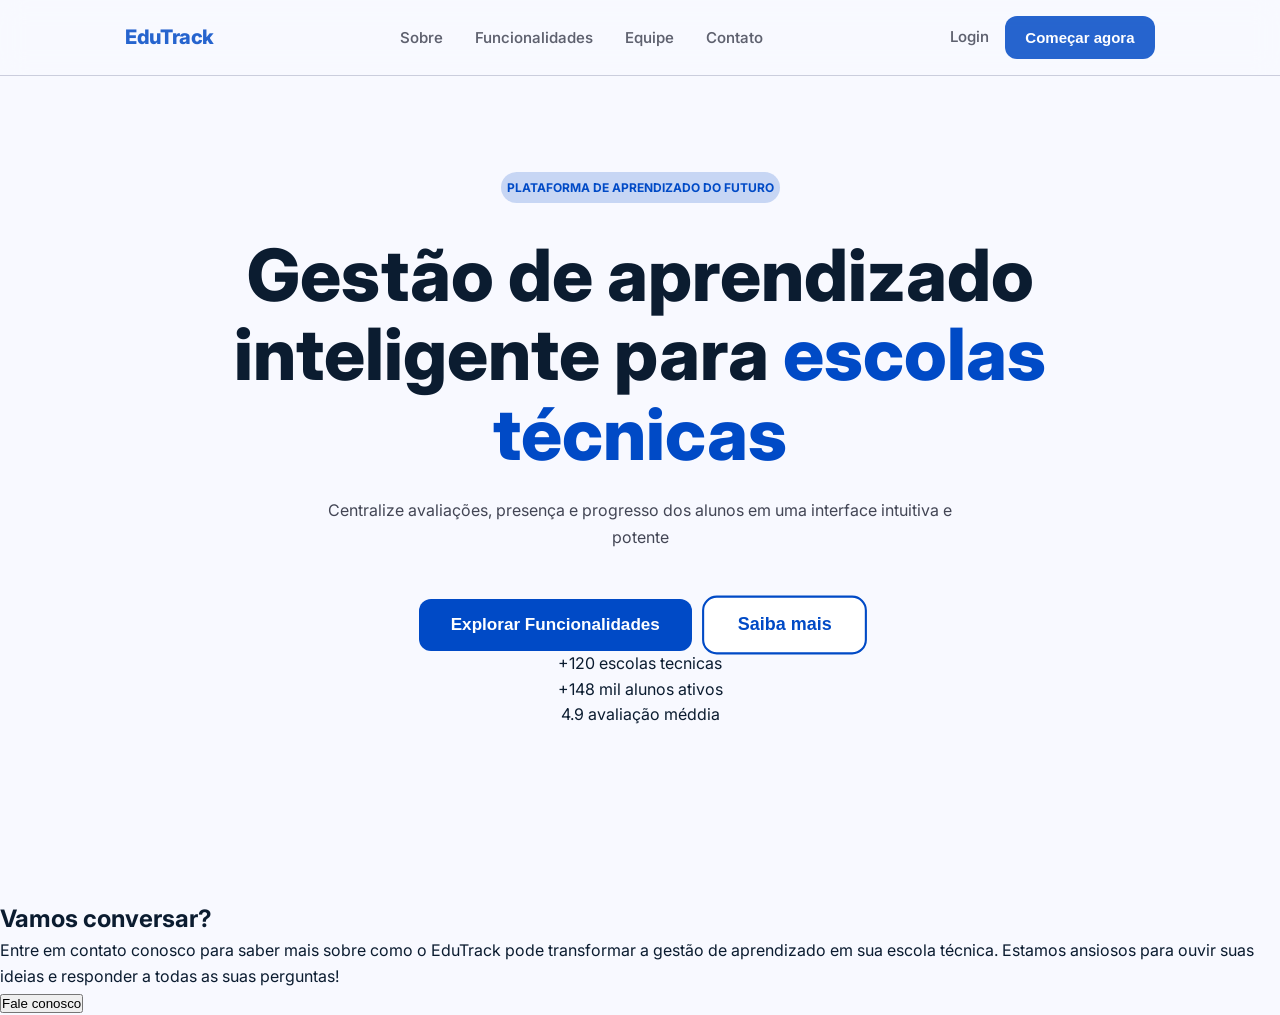
<file: Aula03.html/Aula04.skype.css/index.html>
<!DOCTYPE html>
<html lang="pt-br">

<head>
    <meta charset="UTF-8">
    <meta name="viewport" content="width=device-width, initial-scale=1.0">

    <link rel="preconnect" href="https://fonts.googleapis.com">
    <link rel="preconnect" href="https://fonts.gstatic.com" crossorigin>
    <link
        href="https://fonts.googleapis.com/css2?family=Inter:ital,opsz,wght@0,14..32,100..900;1,14..32,100..900&family=Roboto:ital,wght@0,100..900;1,100..900&display=swap"
        rel="stylesheet">

    <link rel="stylesheet" href="style.css">


    <title>Landing Page EduTrack</title>
</head>

<body>

    <header class="navbar">
        <nav class="navbar-inner">

            <a href="#" class="navbar-logo">EduTrack</a>

            <ul class="navbar-links">
                <li><a href="#sobre">Sobre</a></li>
                <li><a href="#funcionalidades">Funcionalidades</a></li>
                <li><a href="#equipe">Equipe</a></li>
                <li><a href="#contato">Contato</a></li>
            </ul>

            <div class="navbar-botoes">
                <a href="#login" class="navbar-login-link">Login</a>
                <button class="navbar-button">Começar agora</button>
            </div>



        </nav>
    </header>

    <main>

        <section class="hero">

            <span class="hero-label"> Plataforma de aprendizado do futuro </span>
            <h1 class="hero-titulo"> Gestão de aprendizado inteligente para <span> escolas técnicas </span></h1>

            <p class="hero-subtitulo"> Centralize avaliações, presença e progresso dos alunos em uma interface intuitiva
                e potente </p>

            <div class="hero-botoes">
                <button class="btn-funcionalidades"> Explorar Funcionalidades </button>
                <button class="btn-saiba-mais"> Saiba mais </button>
            </div>

            <div class="hero-statisticas">
                <!-- primeiro item -->
                <div class="hero-statisticas-item"></div>
                <span class="dados-numeros"> +120</span>
                <span class="dados-DESCRICAO"> escolas tecnicas</span>
            </div>

            <!-- segundo item -->
            <div class="hero-statisticas-item">
                <span class="dados-numeros"> +148 mil</span>
                <span class="dados-DESCRICAO"> alunos ativos</span>
            </div>

            <!-- terceiro item -->
            <div class="hero-statisticas-item">
                <span class="dados-numeros"> 4.9</span>
                <span class="dados-DESCRICAO"> avaliação méddia </span>

            </div>

        </section>

    </main>
    <main>

        <section class="Vamos conversar?">

            <h2 class="conversa-titulo"> Vamos conversar? </h2>
            <p class="conversa-subtitulo"> Entre em contato conosco para saber mais sobre como o EduTrack pode
                transformar a
                gestão de aprendizado em sua escola técnica. Estamos ansiosos para ouvir suas ideias e responder a
                todas as suas perguntas! </p>

            <button class="btn-contato"> Fale conosco </button>
</body>

</html>
</file>
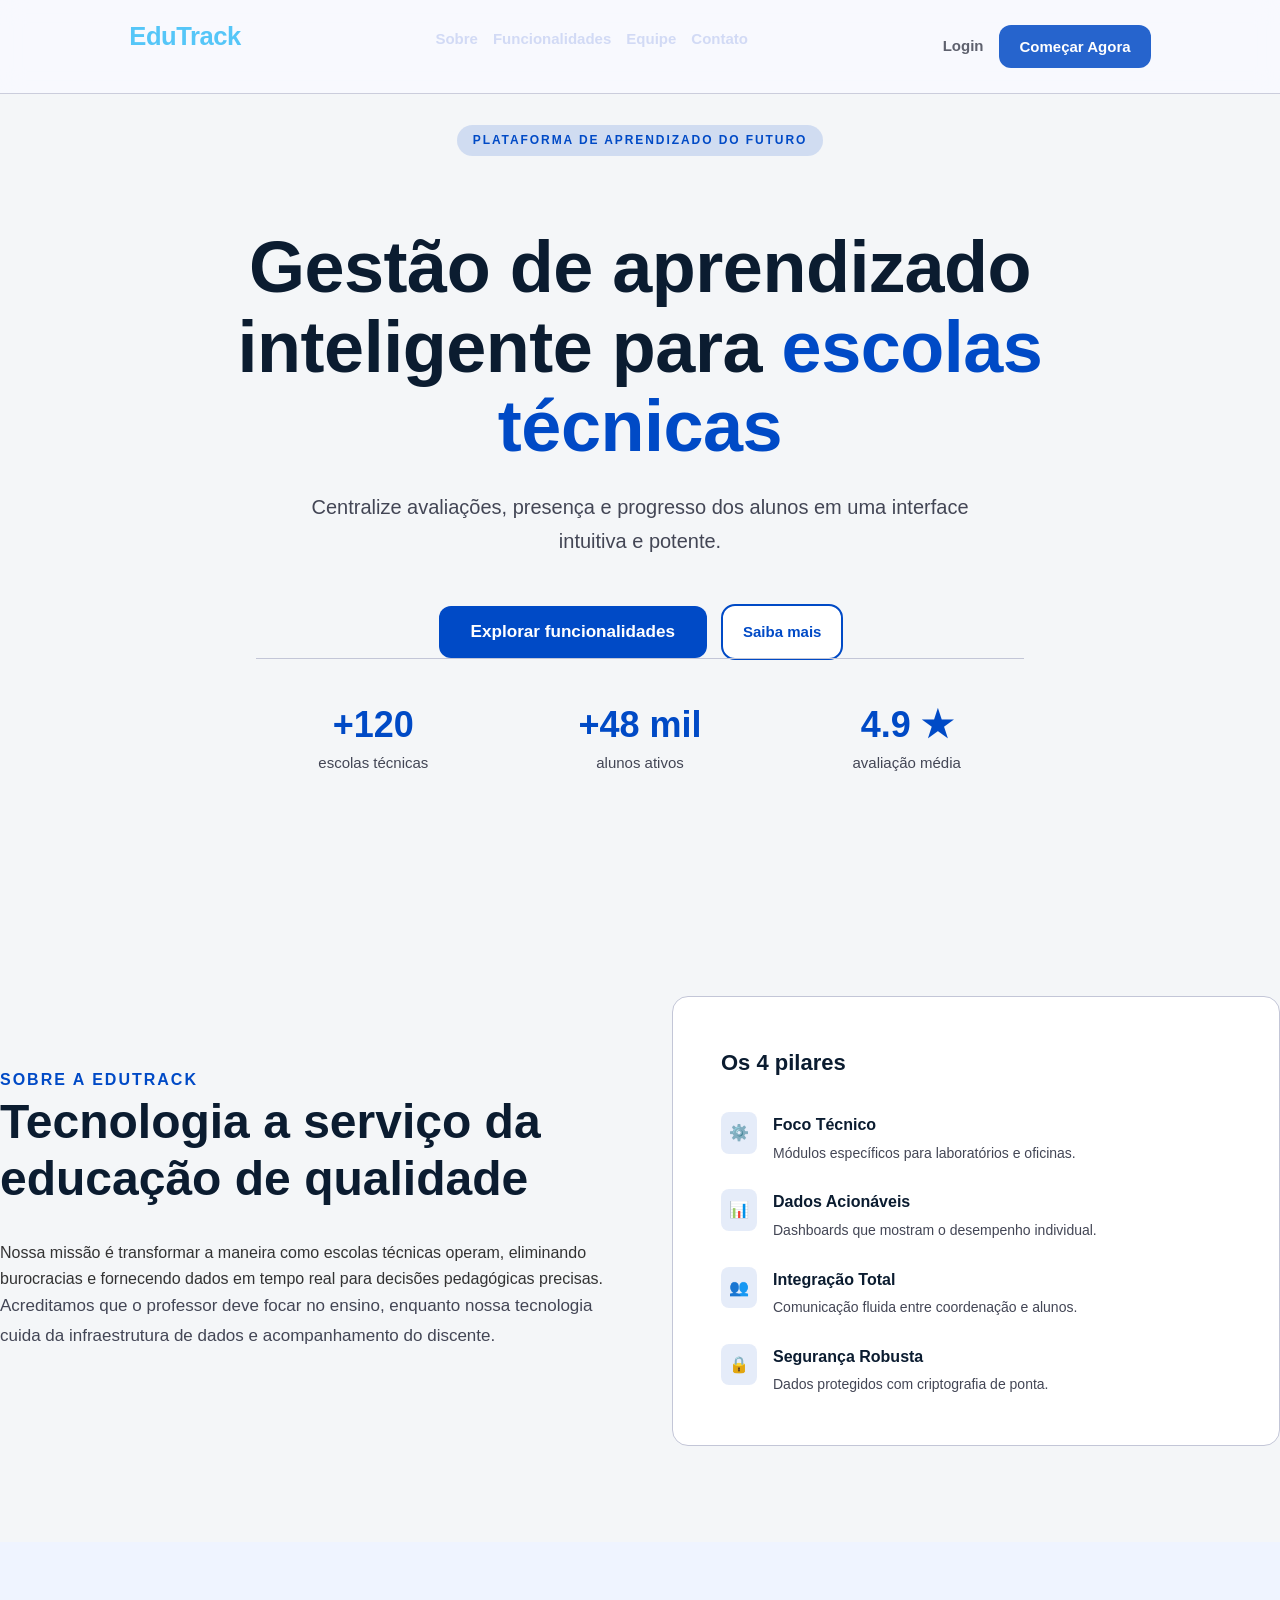
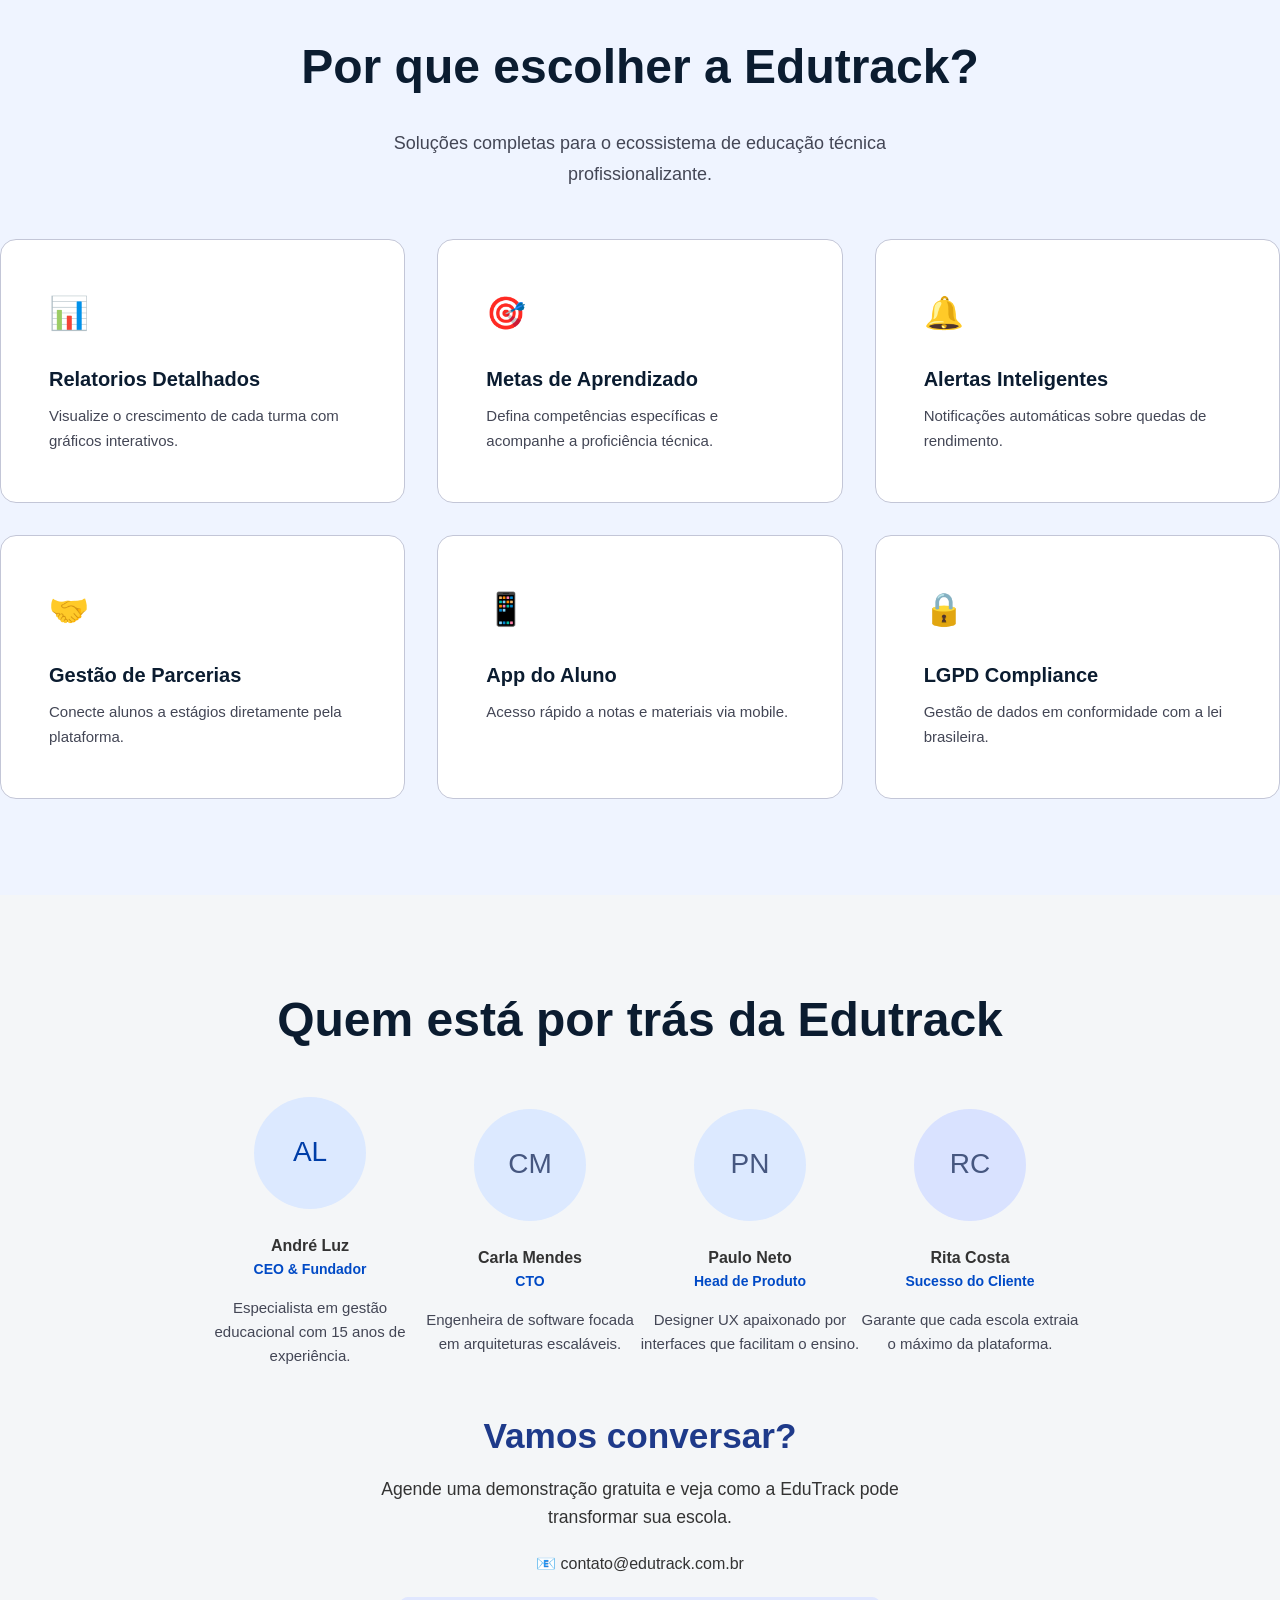
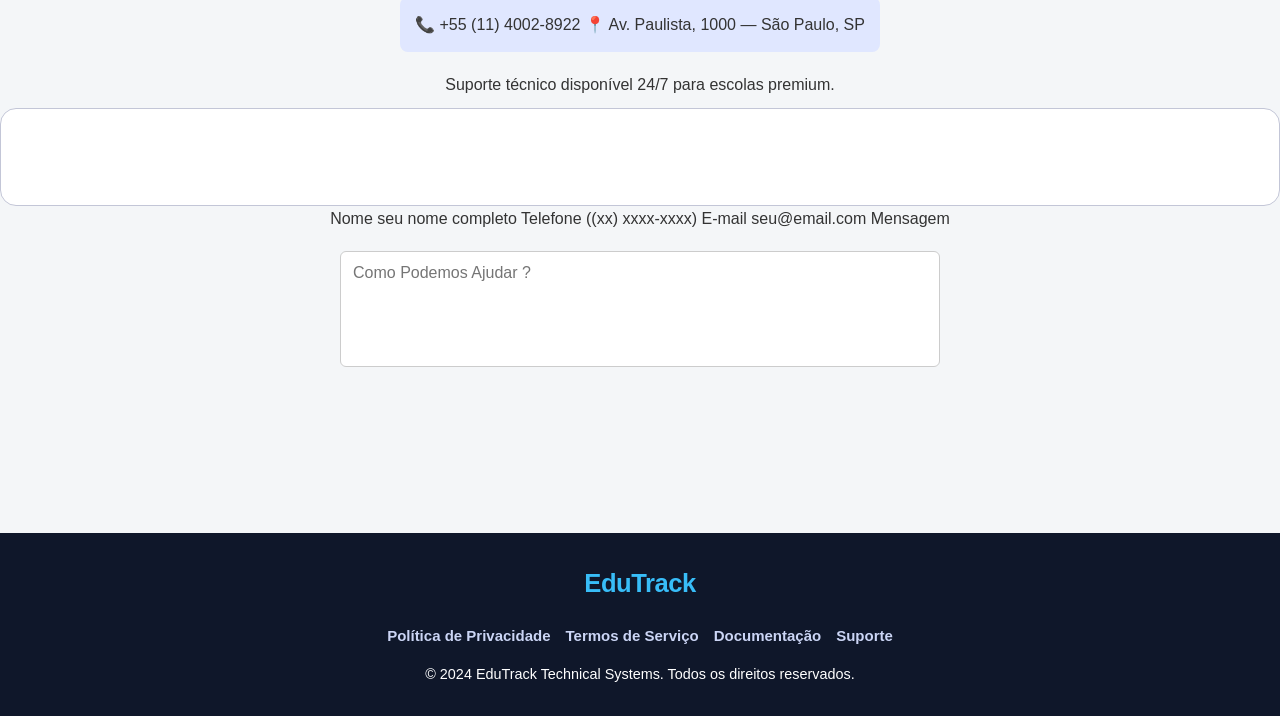
<file: img/Aula pagina EduTrack/index.html>
<!DOCTYPE html>
<html lang="pt-br">

<head>
    <meta charset="UTF-8">
    <meta name="viewport" content="width=device-width, initial-scale=1.0">
    <link rel="preconnect" href="https://fonts.googleapis.com">
    <link rel="preconnect" href="https://fonts.gstatic.com" crossorigin>
    <link
        href="https://fonts.googleapis.com/css2?family=Inter:ital,opsz,wght@0,14..32,100..900;1,14..32,100..900&display=swap"
        rel="stylesheet">
    <link rel="stylesheet" href="style.css">
    <title>Landing Page EduTrack</title>
</head>

<body>
    <header class="navbar">
        <nav class="navbar-inner">
            <a href="#" class="navbar-logo">EduTrack</a>

            <ul class="navbar-links">
                <li><a href="#sobre">Sobre</a></li>
                <li><a href="#funcionalidades">Funcionalidades</a></li>
                <li><a href="#equipe">Equipe</a></li>
                <li><a href="#contato">Contato</a></li>
            </ul>
            <div class="navbar-botoes">
                <a href="#login" class="navbar-login-link">Login</a>
                <button class="navbar-button">Começar Agora</button>
            </div>


        </nav>

    </header>

    <main>
        <section class="hero">
            <span class="hero-label">Plataforma de Aprendizado do futuro</span>
            <h1 class="hero-titulo">Gestão de aprendizado inteligente para <span>escolas técnicas</span></h1>
            <p class="hero-subtitulo">Centralize avaliações, presença e progresso dos alunos em uma interface intuitiva
                e potente.</p>
            <div class="hero-botoes">
                <button class="btn-funcionalidades">Explorar funcionalidades</button>
                <button class="btn-saiba-mais">Saiba mais</button>
            </div>
            <div class="hero-estatisticas">
                <div class="hero-estatisticas-item">
                    <span class="dados-numeros">+120</span>
                    <span class="dados-descricao">escolas técnicas</span>
                </div>
                <div class="hero-estatisticas-item">
                    <span class="dados-numeros">+48 mil</span>
                    <span class="dados-descricao">alunos ativos</span>
                </div>
                <div class="hero-estatisticas-item">
                    <span class="dados-numeros">4.9 ★</span>
                    <span class="dados-descricao">avaliação média</span>
                </div>
            </div>
        </section>

        <section class="sobre">

            <div class="container">

                <div class="sobre-texto">

                    <span>Sobre a Edutrack</span>

                    <h2>Tecnologia a serviço da educação de qualidade</h2>



                    <p class="class-sobre-paragrafo">Nossa missão é transformar a maneira como escolas
                        técnicas operam, eliminando burocracias e fornecendo dados em tempo real para decisões
                        pedagógicas precisas.

                    </p>



                    <p class="sobre-paragrafo">Acreditamos que o professor deve focar no ensino,
                        enquanto nossa tecnologia cuida da infraestrutura de dados e acompanhamento do discente.</p>



                </div>




                <!-- Início da Segunda coluna ->coluna dos pilares -->

                <div class="sobre-pilares">



                    <h3 class="sobre-pilares-titulo">Os 4 pilares</h3>




                    <ul class="pilares-lista">

                        <li class="pilar">

                            <div class="pilar-icone">⚙️</div>

                            <div>

                                <strong class="pilar-titulo">Foco Técnico</strong>

                                <span class="pilar-descricao">Módulos específicos para laboratórios
                                    e oficinas.</span>

                            </div>

                        </li>



                        <li class="pilar">

                            <div class="pilar-icone">📊</div>

                            <div>

                                <strong class="pilar-titulo">Dados Acionáveis</strong>

                                <span class="pilar-descricao">Dashboards que mostram o desempenho
                                    individual.</span>

                            </div>

                        </li>



                        <li class="pilar">

                            <div class="pilar-icone">👥</div>

                            <div>

                                <strong class="pilar-titulo">Integração Total</strong>

                                <span class="pilar-descricao">Comunicação fluida entre coordenação e
                                    alunos.</span>

                            </div>

                        </li>



                        <li class="pilar">

                            <div class="pilar-icone">🔒</div>

                            <div>

                                <strong class="pilar-titulo">Segurança Robusta</strong>

                                <span class="pilar-descricao">Dados protegidos com criptografia de
                                    ponta.</span>

                            </div>

                        </li>

                    </ul>



        </section>

        <section class="solucoes">

            <div class="container">

                <header class="solucoes-header">
                    <h2>Por que escolher a Edutrack?</h2>
                    <p class="solucoes-descricao">Soluções completas para o ecossistema de educação técnica
                        profissionalizante.</p>
                </header>

                <div class="cards-grid">

                    <div class="card">
                        <div class="card-icone">📊</div>
                        <div class="card-titulo">Relatorios Detalhados</div>
                        <p class="card-descricao">Visualize o crescimento de cada turma com gráficos interativos.</p>
                    </div>

                    <div class="card">
                        <div class="card-icone">🎯</div>
                        <div class="card-titulo">Metas de Aprendizado</div>
                        <p class="card-descricao">Defina competências específicas e acompanhe a proficiência técnica.
                        </p>
                    </div>

                    <div class="card">
                        <div class="card-icone">🔔</div>
                        <div class="card-titulo">Alertas Inteligentes</div>
                        <p class="card-descricao">Notificações automáticas sobre quedas de rendimento.</p>
                    </div>

                    <div class="card">
                        <div class="card-icone">🤝</div>
                        <div class="card-titulo">Gestão de Parcerias</div>
                        <p class="card-descricao">Conecte alunos a estágios diretamente pela plataforma.</p>
                    </div>

                    <div class="card">
                        <div class="card-icone">📱</div>
                        <div class="card-titulo">App do Aluno</div>
                        <p class="card-descricao">Acesso rápido a notas e materiais via mobile.</p>
                    </div>

                    <div class="card">
                        <div class="card-icone">🔒</div>
                        <div class="card-titulo">LGPD Compliance</div>
                        <p class="card-descricao">Gestão de dados em conformidade com a lei brasileira.</p>
                    </div>
                </div>

            </div>

        </section>


        <div class="equipe">
            <div class="container-equipe">


                <header class="equipe-header">
                    <h2>Quem está por trás da Edutrack</h2>
                    <div class="dados-equipe">


                        <div class="membro-equipe">

                            <div class="avatar" style="background-color: #dce9ff; color: #003ea8; ">AL</div>
                            <h4>André Luz</h4>
                            <span class="membro-cargo">CEO & Fundador</span>
                            <p class="membro-descrição">
                                Especialista em gestão educacional com 15 anos de experiência.
                            </p>
                        </div>

                        <div class="membro-equipe">

                            <div class="avatar" style="background-color: #dce9ff; color: #465780; ">CM</div>
                            <h4>Carla Mendes</h4>
                            <span class="membro-cargo">CTO</span>
                            <p class="membro-descrição">
                                Engenheira de software focada em arquiteturas escaláveis.
                            </p>
                        </div>

                        <div class="membro-equipe">

                            <div class="avatar" style="background-color: #dce9ff; color: #465780; ">PN</div>
                            <h4>Paulo Neto</h4>
                            <span class="membro-cargo">Head de Produto</span>
                            <p class="membro-descrição">
                                Designer UX apaixonado por interfaces que facilitam o ensino.
                            </p>
                        </div>

                        <div class="membro-equipe">

                            <div class="avatar" style="background-color: #d9e2ff; color: #465780; ">RC</div>
                            <h4>Rita Costa</h4>
                            <span class="membro-cargo">Sucesso do Cliente</span>
                            <p class="membro-descrição">
                                Garante que cada escola extraia o máximo da plataforma.
                            </p>
                        </div>

                    </div>
                    </section>

                    <div class="Vamos conversar"></div>

                    <h1>Vamos conversar?</h1>

                    <p class="Agende-uma-demonstração"> Agende uma demonstração gratuita e veja como a EduTrack pode
                        transformar sua escola.

                        <p class="contato"> 📧 contato@edutrack.com.br </p>


                        <div class="dados-contato">
                            📞 +55 (11) 4002-8922
                            📍 Av. Paulista, 1000 — São Paulo, SP
                        </div>

                        <p class="suporte">Suporte técnico disponível 24/7 para escolas premium.</p>


                        <div class="sobre-pilares"></div>

                        Nome seu nome completo
                        Telefone ((xx) xxxx-xxxx)
                        E-mail seu@email.com
                        Mensagem <textarea name="mensagem" id="mensagem" cols="30" rows="5"
                            placeholder="Como Podemos Ajudar ?"></textarea>



    </main>
    <footer>

        <a href="#" class="navbar-logo">EduTrack</a>

        <nav class="footer-inferior">

            <ul class="navbar-links">
                <li><a href="#Política-de-Privacidade">Política de Privacidade</a></li>
                <li><a href="#Termos-de-Serviço">Termos de Serviço</a></li>
                <li><a href="#Documentação">Documentação</a></li>
                <li><a href="#Suporte">Suporte</a></li>
            </ul>

            © 2024 EduTrack Technical Systems. Todos os direitos reservados.


        </nav>

    </footer>


</body>

</html>
</file>
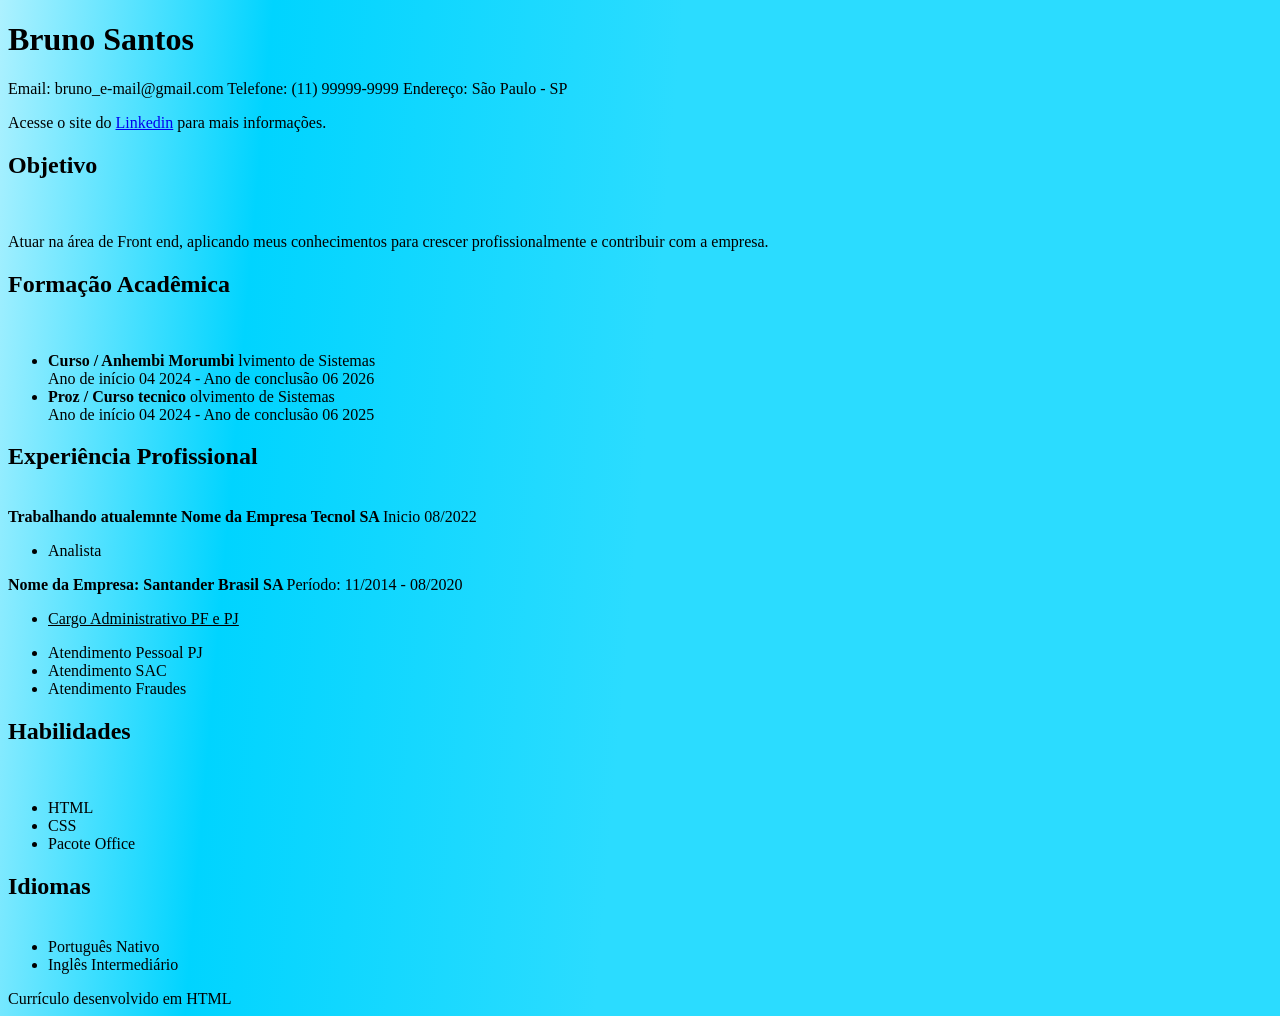
<file: aula02css.html>
<!-- h1 style="color: #7c0404; front-size: 30px; front-family: tipo de fonte'Arial'
    Letter-spacing: -2px
    font-weight: 900;
    text-tranform: uppercase tudo maiusculo -->
<!-- (para criar uma cor de fundo para toda a pagina usar style="background-color" usar a cor) cor da fote -->
<!-- site backgroung gradiente css radiente -->
<!-- padding -->
<!-- para mudar de h1 para h2 ou ul para li dentre outras mudanças, selecionar o que deseja mudar e usar ctrl+d -->
<!-- text-align: center; centralizar o texto conforme o uso da sigla centraliza todos -->

<!DOCTYPE html>
<html lang="pt-BR">

<head>
    <meta charset="UTF-8">
    <title>Gradient</title>
    <style>
        body {
            background: #635ce6;
            background: linear-gradient(275deg, rgba(43, 220, 255, 1) 50%, rgba(0, 212, 255, 1) 80%, rgba(173, 241, 255, 1) 100%);
            min-height: 100vh;
        }
    </style>
</head>


<body>
</body>

</html>

<header class="info">
    <h1> Bruno Santos </h1>

    <span>Email: bruno_e-mail@gmail.com</span>
    <span>Telefone: (11) 99999-9999</span>
    <span>Endereço: São Paulo - SP</span>
    <p>Acesse o site do <a href="https://www.linkedin.com/" target="_blank">Linkedin</a> para mais
        informações.
    </p>

</header>

<main>

    <section>
        <h2>Objetivo</h2>
        <br>
        <p>
            Atuar na área de Front end, aplicando meus conhecimentos para crescer
            profissionalmente e contribuir com a empresa.
        </p>
    </section>

    <section>

        <h2>Formação Acadêmica</h2>
        <br>
        <ul>
            <strong>
                <li>Curso / Anhembi Morumbi
            </strong>lvimento de Sistemas </li>


            Ano de início 04 2024 - Ano de conclusão 06 2026

            <br>

            <strong>
                <li>Proz / Curso tecnico
            </strong>olvimento de Sistemas<br></li>
            Ano de início 04 2024 - Ano de conclusão 06 2025
        </ul>

    </section>

    <section>
        <h2>Experiência Profissional</h2>
        <p>
            <br>
            <strong> Trabalhando atualemnte Nome da Empresa Tecnol SA </strong> Inicio 08/2022
        </p>
        <ul>
            <li>Analista</li>
        </ul>
        <p>

            <strong> Nome da Empresa: Santander Brasil SA </strong>
            Período: 11/2014 - 08/2020
            <ul>
                <u>
                    <li>Cargo Administrativo PF e PJ
                </u>
            </ul>

        </p>
        <ul>
            <li>Atendimento Pessoal PJ</li>
            <li>Atendimento SAC </li>
            <li>Atendimento Fraudes</li>


        </ul>
    </section>

    <h2>Habilidades</h2>
    <br>
    <ul>
        <li>HTML</li>
        <li>CSS</li>
        <li>Pacote Office</li>
    </ul>

    <h2>Idiomas</h2>
    <ul>
        <br>
        <li>Português Nativo</li>
        <li>Inglês Intermediário

    </ul>

</main>

<footer>
    Currículo desenvolvido em HTML
</footer>

</div>

</body>

</html>
</file>
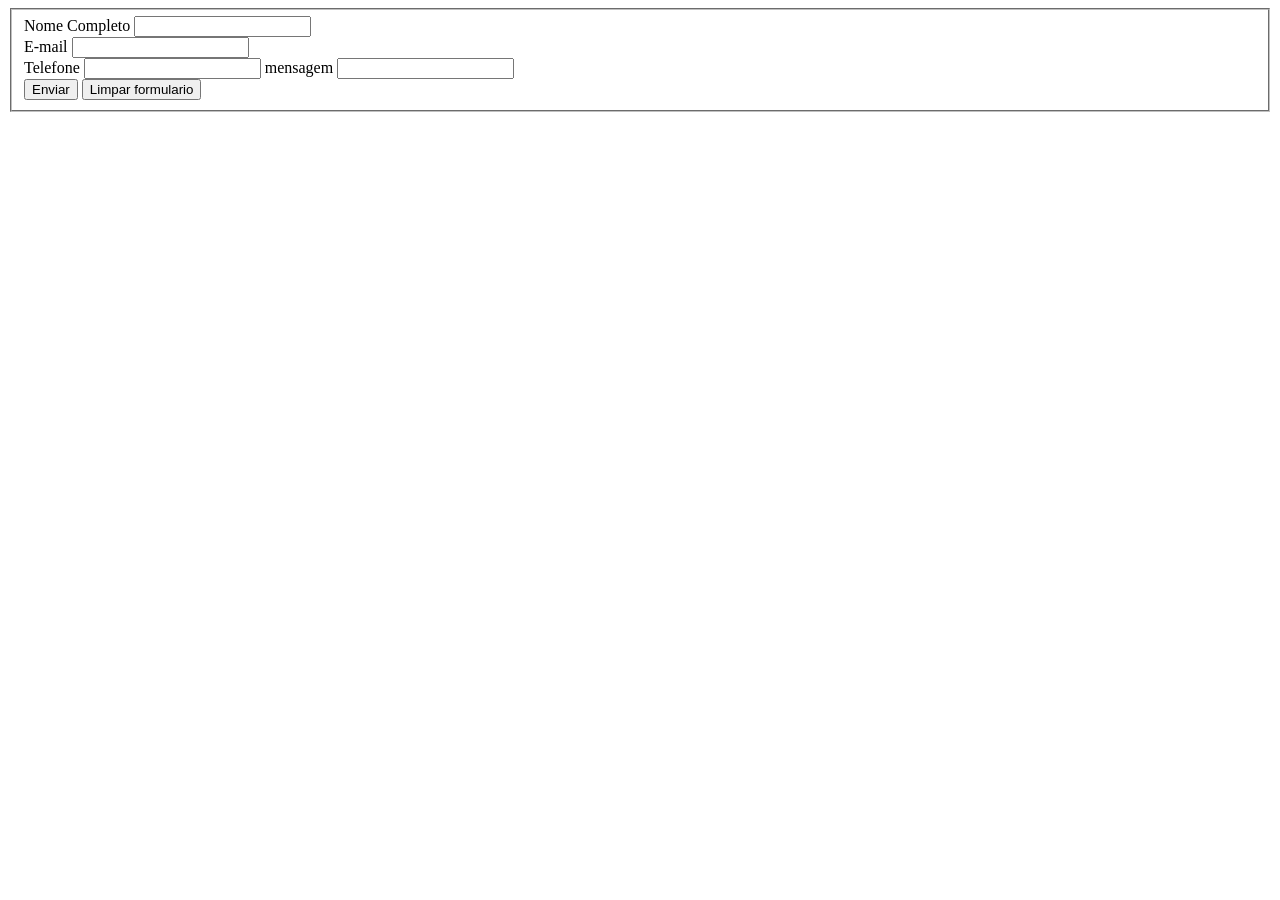
<file: aula09abril.html>
<!DOCTYPE html>
<html lang="en">
<head>
    <meta charset="UTF-8">
    <meta name="viewport" content="width=device-width, initial-scale=1.0">
    <title>Document</title>
</head>
<body>
    
     <form>
         <fieldset>

            <labal for="">Nome Completo</labal>
            <input type="text" name="nomeCompleto" id="nomeCompleto">
          <!-- Padrão de nomeclatura: nomeCompleto ou camelCase -->
           
            <div>

            <labal for="E-mail">E-mail</labal>
            <input type="email" name="email" id="email">

            </div>
            <div>

            <labal for="Telefone">Telefone</labal>
            <input type="Tel" name="Telefone" id="Telefone" placefolder="(99) 99999-9999">
            
            <labal for="mensagem">mensagem</labal>
            <input type="mensagem" name="mensagem" rows="S" id="mensagem">
             <div>

             </div>
             <button type="submit">Enviar</button>
             <button type="reset">Limpar formulario<buton>
</div>

            <!-- Teste com pattern
            <labal for="Telefone">Telefone</labal>
            <input type="Tel" name="Telefone" id="Telefone" placefolder="(99) 99999-9999" pattern="\(\d{2}\) \d{5}-\d{4}"> -->

</div>



         </fieldset>
     </form>

</body>

</html>
</file>
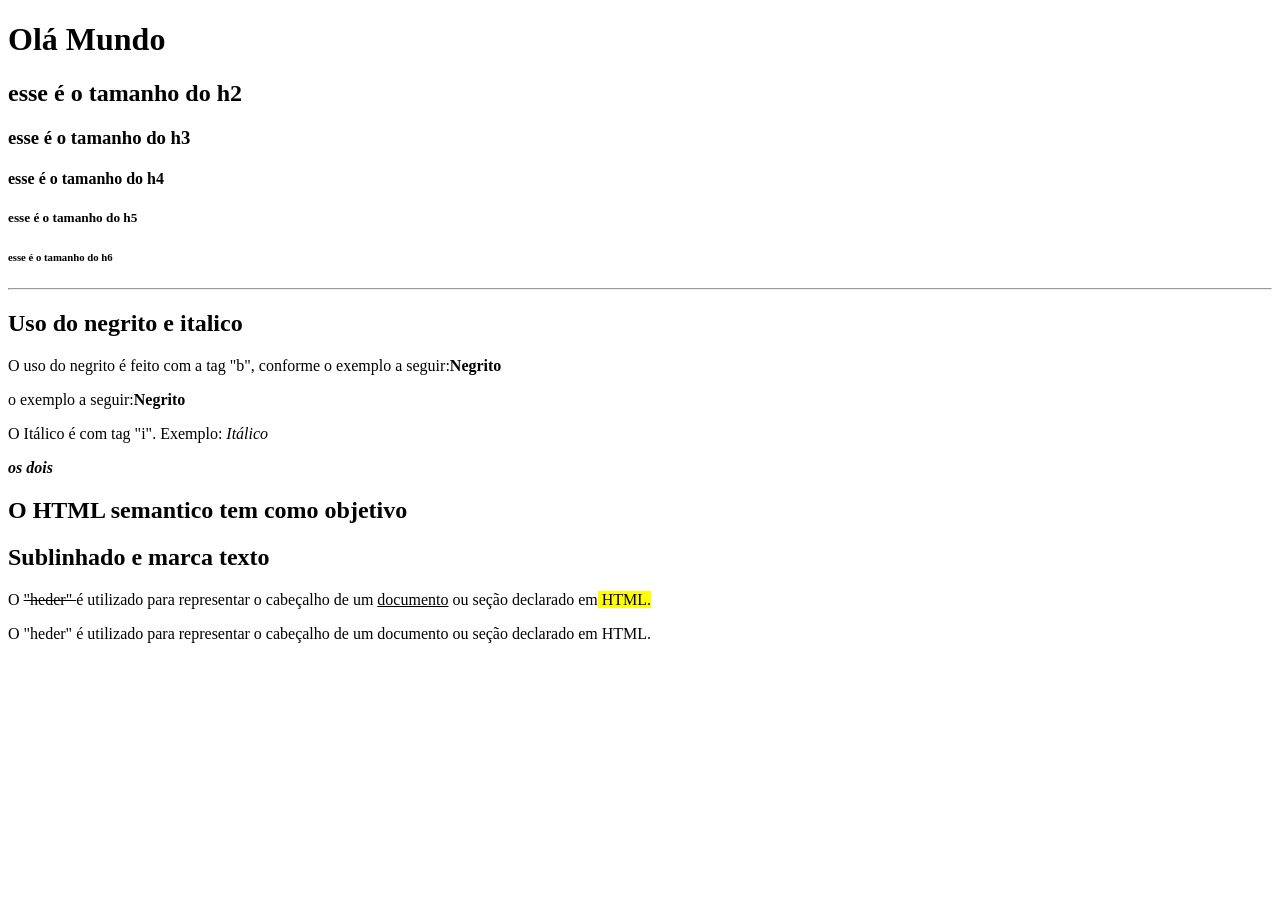
<file: Estrutura.html>
<!DOCTYPE html>
<html lang="pt-br">

<head>
    <meta charset="utf-8">
    <title>Estrutura</title>
</head>
<body>

<!-- Para salvar (crtl+s)     -->

    <h1>Olá Mundo</h1>

<h2> esse é o tamanho do h2 </h2>
<h3> esse é o tamanho do h3 </h3>
<h4> esse é o tamanho do h4 </h4>
<h5> esse é o tamanho do h5 </h5>
<h6> esse é o tamanho do h6 </h6>
<hr>

<h2> Uso do negrito e italico </h2>
<p> O uso do negrito é feito com a tag "b", conforme o exemplo a seguir:<b>Negrito</b></p>

o exemplo a seguir:<b>Negrito</b> </p>

<p> O Itálico é com tag "i". Exemplo: <i> 
Itálico</i></p>
<p><b><i>os dois</i></b></p>

<h2>O HTML semantico tem como objetivo  </h2>
<h2> Sublinhado e marca texto </h2>

<p> O <s> "heder" </s> é utilizado para representar o cabeçalho de um <u>documento</u> ou seção declarado em<mark> HTML.</mark></p>

<p>O "heder" é utilizado para representar o cabeçalho de um documento ou seção declarado em HTML.</p>

<!-- comando para deixar mensagem (<!--)
atalho no tleclado para deixar mensagem;  segurar (ctrl) + (:)  -->


</body>

</html>
</file>
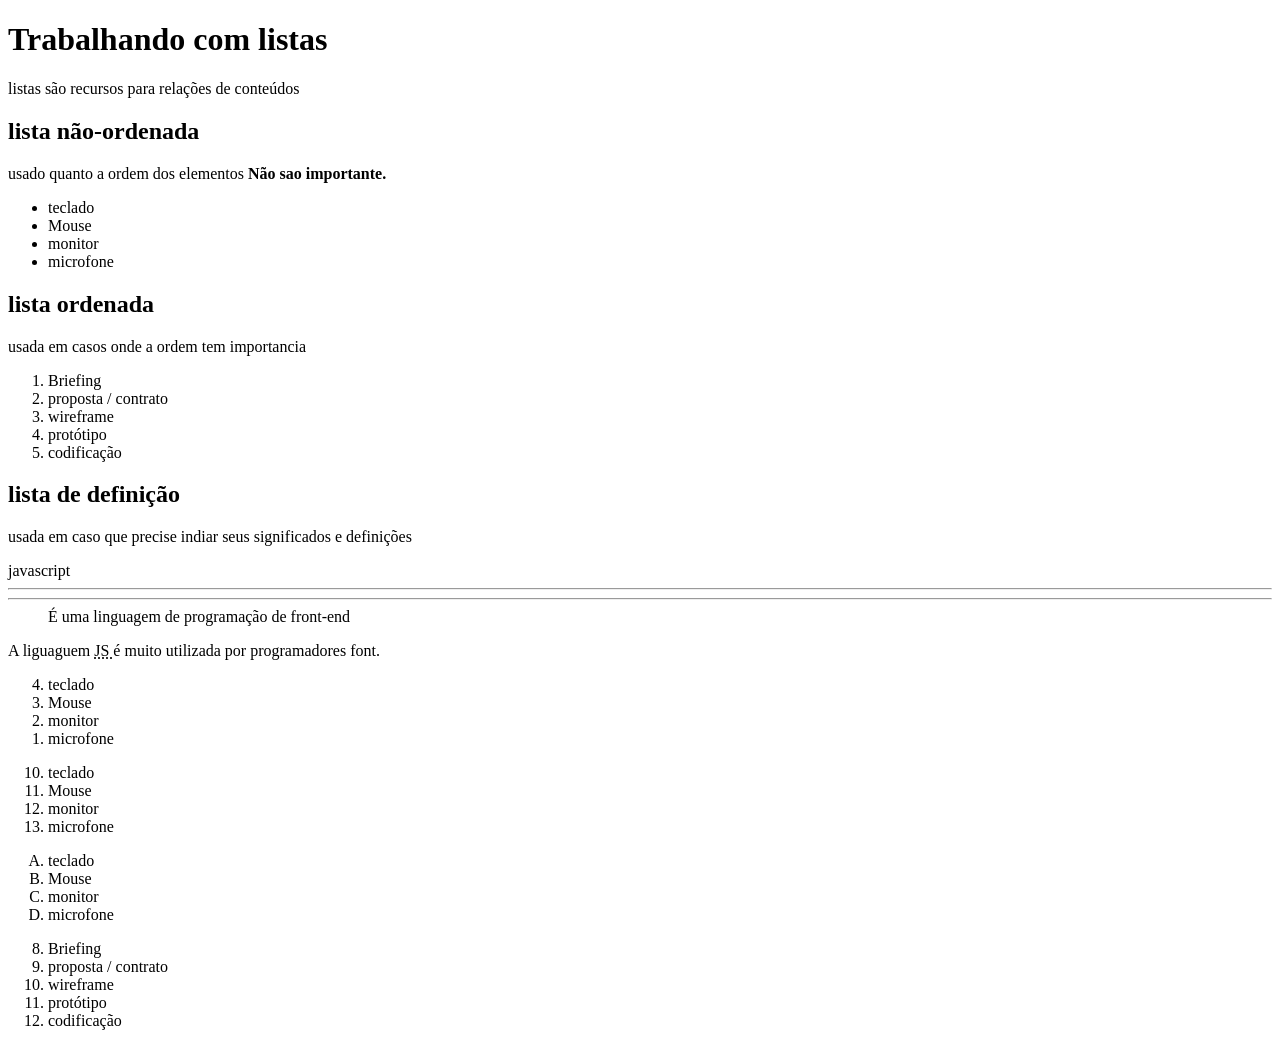
<file: listatesteimagem.html>
<!DOCTYPE html>
<html lang="pt-br">

<head>
    <meta charset="utf-8">
    <title>Litas</title>

    <!-- para incluir uma imagem na aba do navegador -->
    <link rel="icon" href="img/OIP.webp">


</head>

<body>

    <h1>Trabalhando com listas</h1>
    <p>listas são recursos para relações de conteúdos</p>
    <h2> lista não-ordenada</h2>
    <p>usado quanto a ordem dos elementos
        <strong> Não sao importante. </strong></p>

    <ul>
        <!-- linha li -->
        <li> teclado</li>
        <li>Mouse</li>
        <li>monitor</li>
        <li>microfone</li>

    </ul>
    <h2> lista ordenada</h2>
    <p>usada em casos onde a ordem tem importancia</p>

    <ol>
        <li>Briefing</li>
        <li>proposta / contrato </li>
        <li>wireframe</li>
        <li>protótipo</li>
        <li>codificação</li>
    </ol>
    <h2>lista de definição</h2>
    <p>usada em caso que precise indiar seus significados e definições</p>
    <dl>
        <dt>javascript</dt>

        <!-- comando (hr) crima uma linha -->
        <hr>
        <hr>
        <dd>É uma linguagem de programação de front-end</dd>
        </dl>
            <p> A liguaguem <abbr title="javascript"> JS </abbr> é muito utilizada por programadores font. </p>

            <ol reversed>
                <!-- linha li -->
                <li> teclado</li>
                <li>Mouse</li>
                <li>monitor</li>
                <li>microfone</li>
            </ol>


            <ol start="10">
                <!-- linha li -->
                <li> teclado</li>
                <li>Mouse</li>
                <li>monitor</li>
                <li>microfone</li>
            </ol>

            <ol type="A">
                <!-- linha li -->
                <li> teclado</li>
                <li>Mouse</li>
                <li>monitor</li>
                <li>microfone</li>
            </ol>

            <ol>
                <li value="8"> Briefing</li>
                <li>proposta / contrato </li>
                <li>wireframe</li>
                <li>protótipo</li>
                <li>codificação</li>
            </ol>


            <body>

</html>
</file>
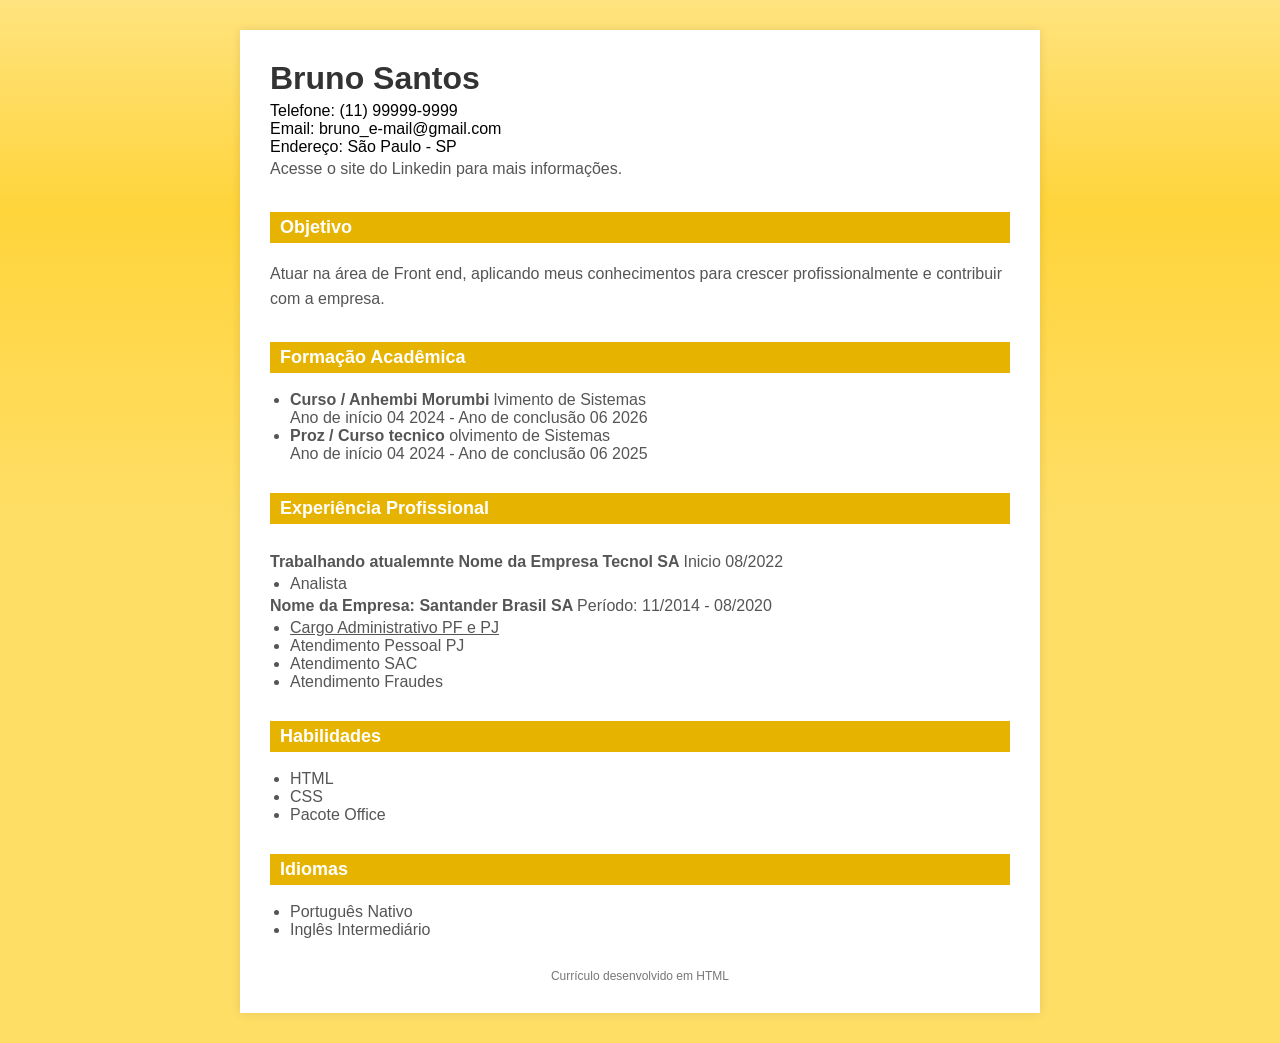
<file: meucurriculo.html>
<!DOCTYPE html>
<html lang="pt-BR">

<head>
    <meta charset="UTF-8">
    <title>Currículo - Seu Nome</title>

    <style>
        a {
            text-decoration: none;
            color: #555;
        }

        /* reset universal recomentado para todos os projetos */
        * {
            margin: 0;
            padding: 0;
            box-sizing: border-box;

        }

        body {
            font-family: Arial, Helvetica, sans-serif;
            background-color: #f4f4f4;
            margin: 0;
            padding: 0;
        }

        .container {
            width: 100%;
            max-width: 800px;
            margin: 30px auto;
            background: #ffffff;
            padding: 30px;
            box-shadow: 0 0 10px rgba(0, 0, 0, 0.1);
        }

        section {
            color: #555
        }

        h1 {
            margin-bottom: 5px;
            color: #333;
        }

        h2 {
            background-color: #E6B400;
            color: white;
            padding: 5px 10px;
            font-size: 18px;
            margin-top: 30px;
        }

        p {
            color: #555;
            line-height: 1.6;

        }

        .info span {
            display: block;
        }

        ul {
            margin-left: 20px;
            color: #555
        }

        footer {
            text-align: center;
            margin-top: 30px;
            font-size: 12px;
            color: #777;
        }

        body {
            background: #635ce6;
            background: linear-gradient(360deg, rgba(255, 222, 102, 1) 50%, rgba(255, 212, 59, 1) 80%, rgba(255, 200, 0, 0.5) 100%);
            min-height: 100vh;
        }

        /* linear-gradient(360deg,rgba(43, 220, 255, 1) 50%, rgba(0, 212, 255, 1) 80%, rgba(173, 241, 255, 1) 100%); */
    </style>
</head>

<body>

    <div class="container">

        <header class="info">
            <h1> Bruno Santos </h1>

            <span>Telefone: (11) 99999-9999</span>
            <span>Email: bruno_e-mail@gmail.com</span>
            <span>Endereço: São Paulo - SP</span>
            <p>Acesse o site do <a href="https://www.linkedin.com/" target="_blank">Linkedin</a> para mais informações.
            </p>

        </header>

        <main>

            <section>
                <h2>Objetivo</h2>
                <br>
                <p>
                    Atuar na área de Front end, aplicando meus conhecimentos para crescer
                    profissionalmente e contribuir com a empresa.
                </p>
            </section>

            <section>

                <h2>Formação Acadêmica</h2>
                <br>
                <ul>
                    <strong>
                        <li>Curso / Anhembi Morumbi
                    </strong>lvimento de Sistemas </li>


                    Ano de início 04 2024 - Ano de conclusão 06 2026

                    <br>

                    <strong>
                        <li>Proz / Curso tecnico
                    </strong>olvimento de Sistemas<br></li>
                    Ano de início 04 2024 - Ano de conclusão 06 2025
                </ul>

            </section>

            <section>
                <h2>Experiência Profissional</h2>
                <p>
                    <br>
                    <strong> Trabalhando atualemnte Nome da Empresa Tecnol SA </strong> Inicio 08/2022
                </p>
                <ul>
                    <li>Analista</li>
                </ul>
                <p>

                    <strong> Nome da Empresa: Santander Brasil SA </strong>
                    Período: 11/2014 - 08/2020
                    <ul>
                        <u>
                            <li>Cargo Administrativo PF e PJ
                        </u>
                    </ul>

                </p>
                <ul>
                    <li>Atendimento Pessoal PJ</li>
                    <li>Atendimento SAC </li>
                    <li>Atendimento Fraudes</li>


                </ul>
            </section>

            <h2>Habilidades</h2>
            <br>
            <ul>
                <li>HTML</li>
                <li>CSS</li>
                <li>Pacote Office</li>
            </ul>

            <h2>Idiomas</h2>
            <ul>
                <br>
                <li>Português Nativo</li>
                <li>Inglês Intermediário

            </ul>

        </main>

        <footer>
            Currículo desenvolvido em HTML
        </footer>

    </div>

</body>

</html>
</file>
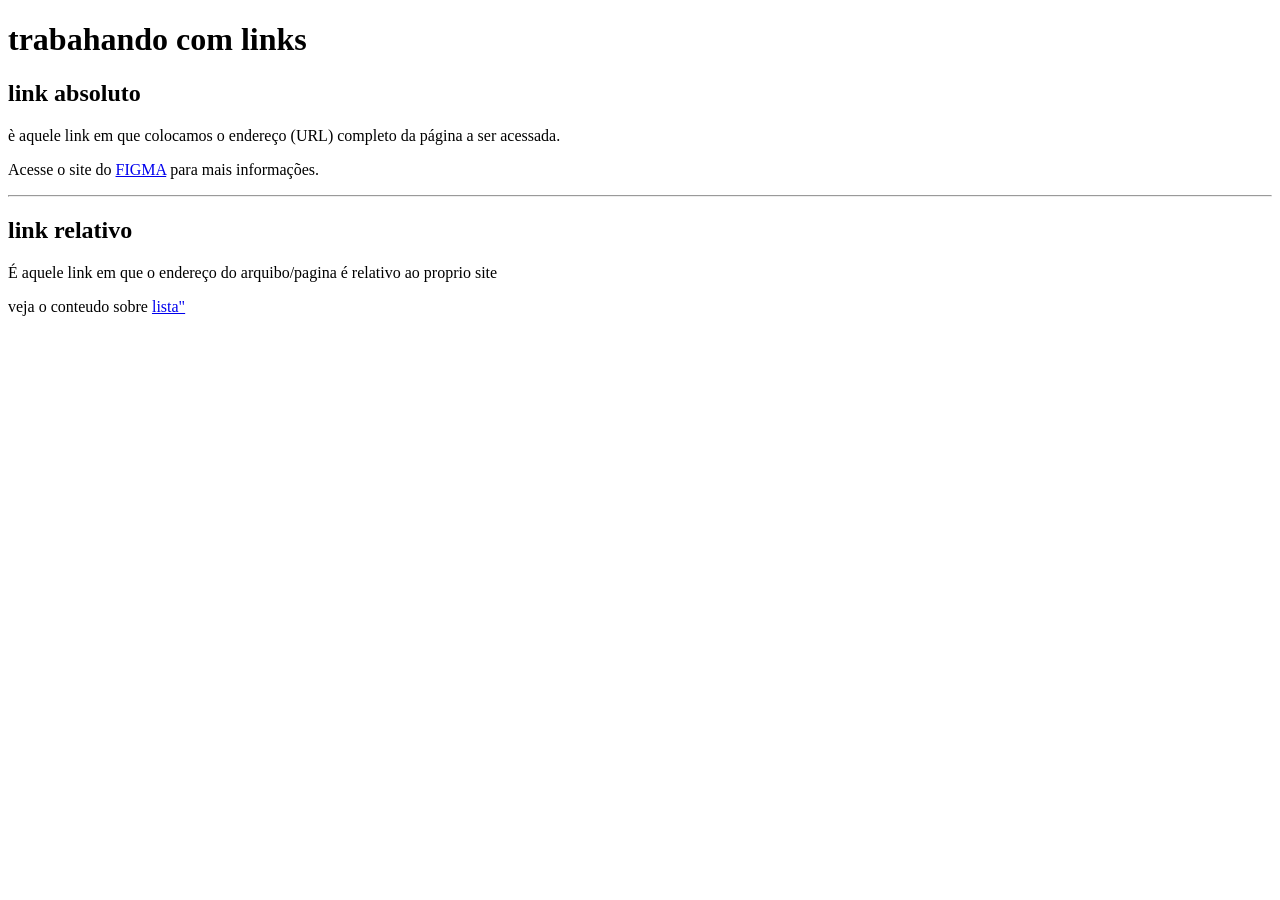
<file: Novoslinks.html>
<!DOCTYPE html>
<html lang="pt-br">

<head>
    <meta charset="utf-8">
    <title>Estrutura</title>
</head>
  <h1>trabahando com links</h1>
  <h2>link absoluto </h2>
  <p>è aquele link em que colocamos o endereço (URL) completo da página a ser acessada.</p>
  <p>Acesse o site do <a href="https://www.figma.com/login" target="_blank">FIGMA</a> para mais informações. </p>
  <hr>
  <h2>link relativo</h2>
  <p>É aquele link em que o endereço do arquibo/pagina é relativo ao proprio site</p>
  <P>veja o conteudo sobre <a href="listatesteimagem.html">lista"</P>

</body>  
</html
</file>
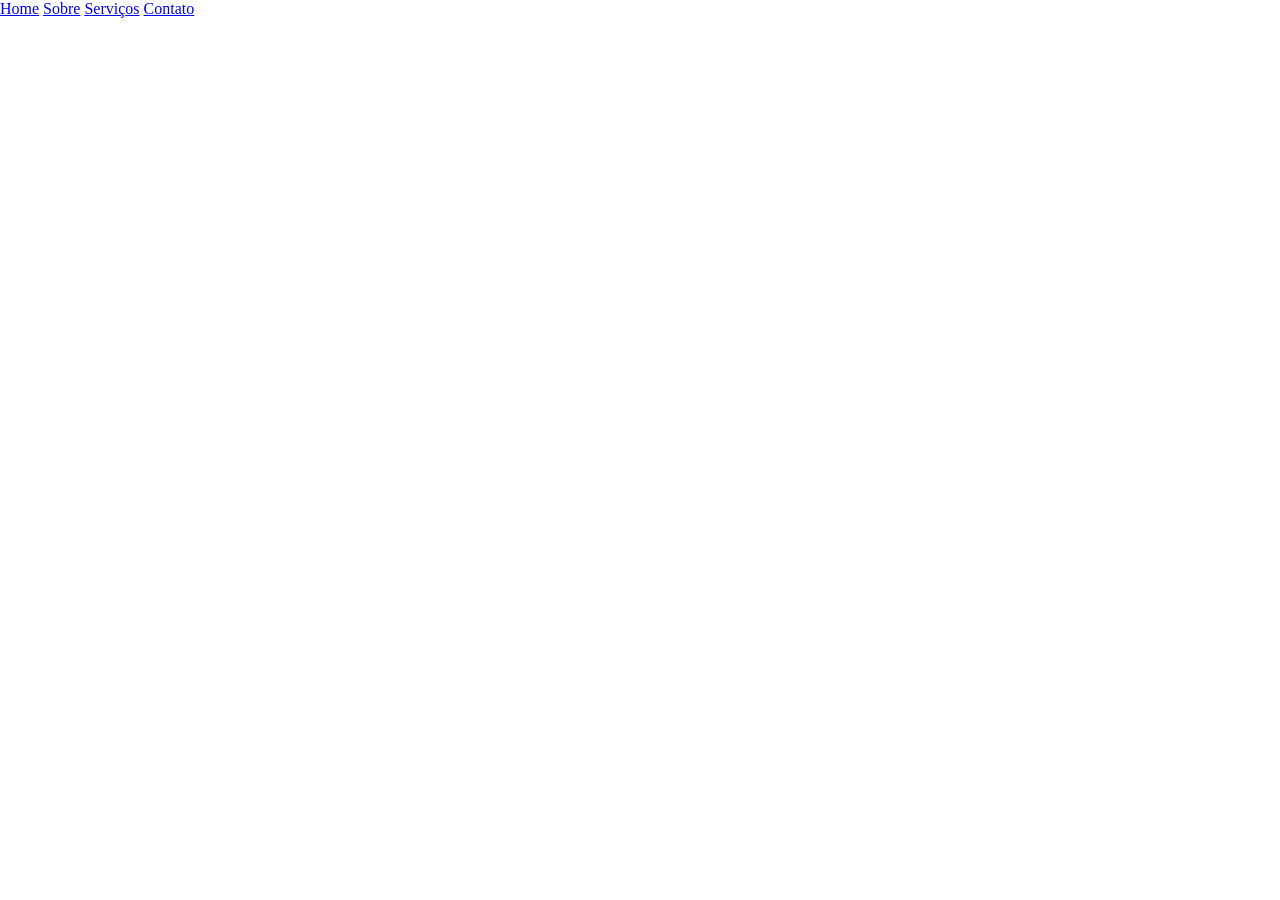
<file: Aula03.html/aula03flexbox.html>
<!DOCTYPE html>
<html lang="pt-BR">

<head>
    <meta charset="UTF-8">
    <meta name="viewport" content="width=device-width, initial-scale=1.0">
    <title>Document</title>


    <style>
        * {
            margin: 0;
            padding: 0;
            box-sizing: border-box;
        }

            {
            padding: 50px 50px;
        }

        /* class: . nome da classe */
        /* display nunca é column
        justify-content e align-items não aceitam column
        Para usar Flexbox, o display precisa ser flex */
        .box1 {

            /* o exemplo abaixo Centraliza os elementos vertical e horizontalmente Ideal para caixas, cards, divs principais */
            /* display: flex;
            flex-direction: column;
            justify-content: center;
            align-items: center;
            background-color: blue;
            width: 400px;
            height: 400px; */

            /* 
            Opção 2  Coluna alinhada no topo, centralizada na largura
            display: flex;
            flex-direction: column;
            justify-content: flex-start;
            align-items: center;
            background-color: blue;
            width: 400px;
            height: 400px; 
            */

            /* 
            Opção 3 — Espaço igual entre os itens (menu vertical) display: flex; (Tudo a esquerda)
            flex-direction: column;
            justify-content: space-between;
            align-items: center;
            background-color: blue;
            width: 400px;
            height: 400px 
            */

            /* 
            Opção 4 — Alinhamento só em coluna (layout simples) display: flex; (diminui a caixa e mantem tudo a esquerda)
            flex-direction: column;
            background-color: blue;
            width: 400px;
            height: auto; 
            */

            /* 
            Se a intenção for apenas empilhar elementos, (sem caixa opão de cor no fundo da box somente texto)
            sem Flexbox background-color: blue;
            width: 400px; 
            */

            /* 
            Regra do Flexbox
            display: flex (Para trabalhar com flex box)
            flex-direction: row, column, row-reverse, column-reverse
            justify-contentcenter: flex-start, flex-end, space-between 
            align-itemscenter: flex-start, flex-end, stretch 
            */


            /* Centralizar conteúdo (horizontal e vertical) Ideal para login, banners, cards únicos         */
            /* display: flex;
            flex-direction: column;
            justify-content: center; */
            /* eixo principal não ativar*/
            /* align-items: center; */
            /* eixo cruzado não ativar*/
            /* width: 400px;
            height: 400px;
            background-color: blue;
            color: white; */

            /* Criar um menu (horizontal ou vertical) Menu vertical (sidebar) display: flex;
            flex-direction: column;
            justify-content: space-between;
            width: 200px;
            height: 400px;
            background-color: blue;
            padding: 20px; */

            display: flex;
            flex-direction: column;
            justify-content: space-between;
            width: 200px;
            height: 400px;
            background-color: blue;
            padding: 20px;
        }

        /* .menu-vertical a {
            color: white;
            text-decoration: none;


        }

        .menu-vertical a {
            color: white;
            text-decoration: none;


        }

        #titulo-principal {
            color: #ffffff;

        }

        ul {
            display: flex;
            gap: 30px;

        }

        ul li {
            list-style: none;
            font-size: 1.5rem;

        }

        a {
            color: #969696;
            font-family: 'segoe UI', Tahoma, Geneva, Verdana, sans-serif;
            text-decoration: none;
        } */



        a:hover {
            /* seletor para quanto o mouse estiver dentro do elemento */
            color: red;
            text-decoration: underline;
            font-weight: 700;

        }
    </style>

</head>

<body>

    <!-- <div class="box1">

        <h1>FlexBox</h1>
        <h2>FlexBox</h2>
        <h3>FlexBox</h3>
        <h4>FlexBox</h4> -->


    <!-- <div class="box-center">
        <p>Conteúdo centralizado</p>
        <p>Conteúdo centralizado</p>
        <p>Conteúdo centralizado</p>
        <p>Conteúdo centralizado</p>
    </div>


    </div> -->

    <!-- modelo 1 -->
    <!-- <nav>
        <ul>
            <li><a href="#">Home</a></li>
            <li><a href="#">Sobre</a></li>
            <li><a href="#">Serviços</a></li>
            <li><a href="#">Contato</a></li>

        </ul>
    </nav> -->

    <!-- modelo2 -->

    <nav class="menu-vertical">
        <a href="#">Home</a>
        <a href="#">Sobre</a>
        <a href="#">Serviços</a>
        <a href="#">Contato</a>
    </nav>



</body>


</html>
</file>
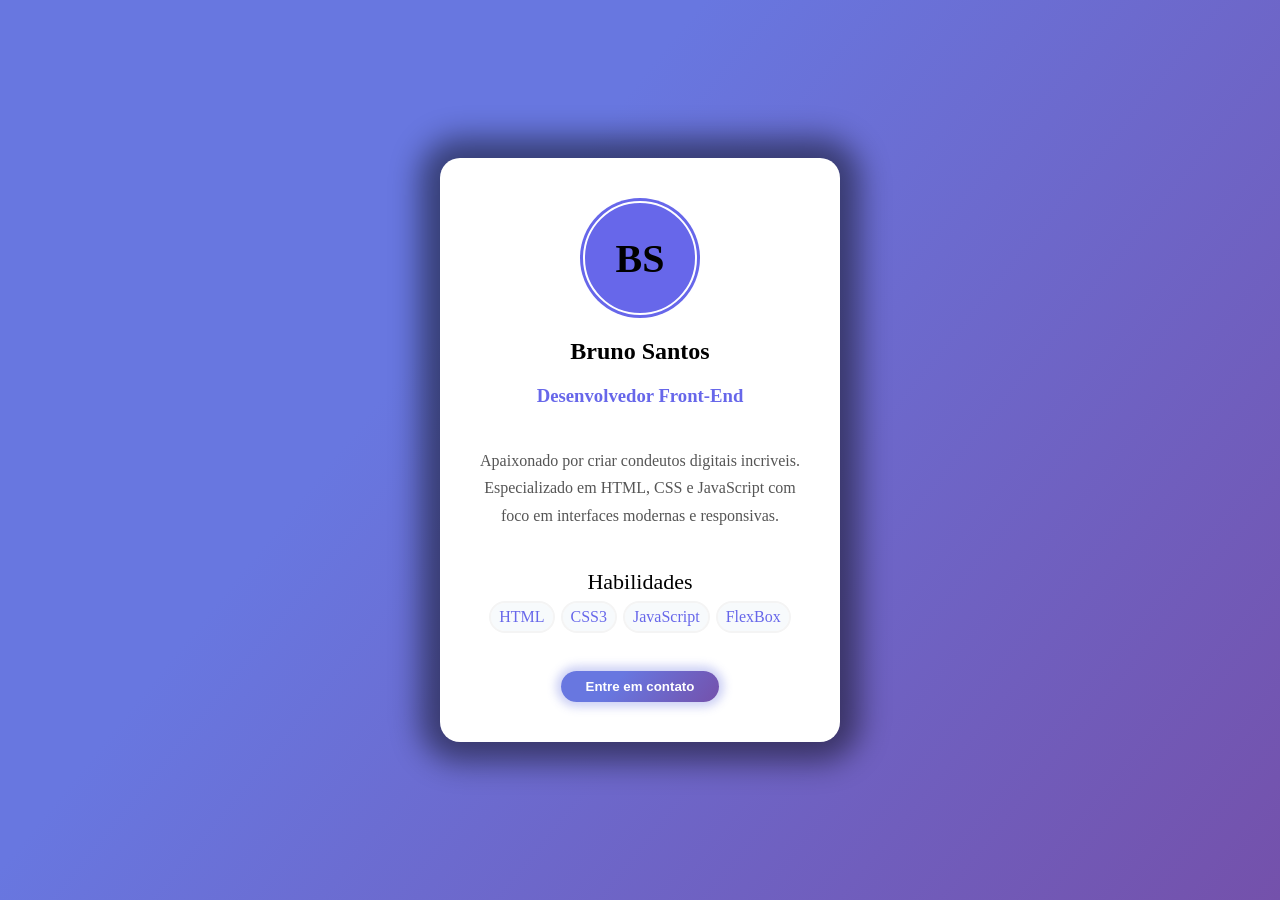
<file: Elementos a Recriar/Fundo gradient color Card branco.html>
<!DOCTYPE html>
<html lang="pt-br">

<head>
    <meta charset="UTF-8">
    <meta name="viewport" content="width=device-width, initial-scale=1.0">
    <title>Document</title>
    <style>
        * {
            margin: 0;
            padding: 0;
            box-sizing: border-box;
        }

        body {
            background: linear-gradient(129deg, #6877e0 35%, #7451ab 100%);
            height: 100vh;
            display: flex;
            justify-content: center;
            align-items: center;
            font-family: 'Segoe UI';


        }

        main {
            display: flex;
            gap: 40px;
            flex-direction: column;
            align-items: center;
            background-color: #ffffff;
            max-width: 400px;
            padding: 40px;
            border-radius: 20px;
            box-shadow: 0px 0px 30px 20px #0000007a;
            /* box-shadow: 
            1 - offset-x Descolamento eixo X (horizontal)
            2 - offset-x Descolamento eixo Y (vertical)
            3 - Blur Desfoque da sombra
            4 - Spread Espalhamento da Sombra
            5 - Color cor da sombra #000000
            */
        }


        header {
            display: flex;
            flex-direction: column;
            align-items: center;
            gap: 20px;

        }

        article {
            display: flex;
            flex-direction: column;
            align-items: center;
            gap: 8px;

        }

        .perfil {
            display: flex;
            justify-content: center;
            align-items: center;
            border-radius: 50%;
            background-color: #6767ea;
            width: 120px;
            height: 120px;
            outline: 2px solid #ffffff;
            outline-offset: -5px;

        }

        h1 {
            font-weight: 500px;
            font-size: 40px;
        }

        h3 {
            color: #6767ea;
            font-weight: 600;
        }

        h4 {
            font-size: 22px;
            font-weight: 500;
        }

        p {
            text-align: center;
            line-height: 1.7;
            color: #555
        }


        ul {
            display: flex;
            gap: 10px;
        }

        ul li {
            list-style: none;
            background-color: #f7fafc;
            outline: 2px solid #f4f4f4;
            border-radius: 20px;
            padding: 5px 8px;
            color: #6767ea;
        }

        button {
            font-weight: 600;
            cursor: pointer;
            border-radius: 20px;
            padding: 8px 25px;
            color: #ffffff;
            border: none;
            box-shadow: 0px 0px 10px 5px #6876e055;
            background: linear-gradient(129deg, #6877e0 35%, #7451ab 100%);
            transition: all 0.7s ease;

        }

        button:hover {
            background: black;
            transform: scale(1.05);
        }
    </style>

</head>

<body>
    <main>
        <header>
            <span class="perfil">
                <h1>BS</h1>
            </span>

            <h2> Bruno Santos </h2>

            <h3> Desenvolvedor Front-End </h3>

        </header>

        <article>
            <p>
                Apaixonado por criar condeutos digitais incriveis.
                Especializado em HTML, CSS e JavaScript com foco em interfaces modernas e responsivas.
            </p>

        </article>


        <article>
            <h4>Habilidades</h4>
            <ul>
                <li>HTML</li>
                <li>CSS3</li>
                <li>JavaScript</li>
                <li>FlexBox</li>
            </ul>
        </article>

        <button> Entre em contato </button>
    </main>


</body>

</html>
</file>
<file: Aula03.html/Aula04.skype.css/style.css>
/*CSS Reset */

* {
    margin: 0;
    padding: 0;
    box-sizing: border-box;
}

/* Declaração das variáveis CSS (Custom Properties) */

:root {
    /* Cores da Landing Page */ 

    --cor-primaria: #004AC6; 
    --cor-primaria-hover: #003EA8;
    --cor-fundo: #F8F9FF;
    --cor-branca: #FFFFFF;
    --cor-fundo-secundario: #EFF4FF;
    --cor-texto: #0B1C30;
    --cor-texto-suave: #434655;
    --cor-borda: #C3C6D7;

    /* Tipografia */
    --fonte-principal: 'Inter';

    /* Espaçamentos - Medida: rem -> Melhor acessibilidade: respeita configuração do usuário */

    --espaco-xs: 0.5rem;    /* 8px */
    --espaco-sm: 1rem;      /* 16px */
    --espaco-md: 1.5rem;    /* 24px */
    --espaco-lg: 2rem;      /* 32px */ 
    --espaco-xl: 3rem;      /* 48px */
    --espaco-xxl: 6rem;     /* 96px */
    
    /* Bordas arredondadas */ 

    --raio-sm: 0.5rem;
    --raio-md: 0.75rem;
    --raio-lg: 1rem;
   
}

body {
    font-family: var(--fonte-principal);
    background-color: var(--cor-fundo);
    color: var(--cor-texto);
    line-height: 1.6;

}

.navbar {
    /*Fixa o elemento na tela */
    position: fixed;
    top: 0;
    left: 0;
    width: 100%;
    z-index:99999; /* Posicionamento dos itens em camada: FRENTE - SOBREPOSTO */
    background-color: var(--cor-fundo);
    opacity: 0.85;
    backdrop-filter: blur(12px); /* Efeito de vidro opaco */
    border-bottom: 1px solid var(--cor-borda);


}

.navbar-inner {
    display: flex;
    justify-content: space-around;
    align-items: center;
    max-width: 1280px;
    margin: 0 auto; /* Centraliza o elemento horizontalmente */
    padding: var(--espaco-sm) var(--espaco-lg);

}

.navbar-logo {
    font-size: 1.25rem;
    font-weight: 800;
    color: var(--cor-primaria);
    text-decoration: none;
    letter-spacing: -0.03rem;
}

.navbar-links {
    display: flex;
    list-style: none;
    gap: var(--espaco-lg);
}

.navbar-links a {
    text-decoration: none;
    color: var(--cor-texto-suave);
    font-size: 0.9375rem;
    font-weight: 550;
    
}
/* Comportamento quando o mouse passa por cima */
.navbar-links a:hover {
    color: var(--cor-primaria);
}

.navbar-botoes {
    display: flex;
    align-items: center;
    gap: var(--espaco-sm);
}

.navbar-button {
    background-color: var(--cor-primaria);
    border: none;
    color: var(--cor-branca);
    font-size: 0.9375rem;
    font-weight: 700;
    padding: 0.8rem 1.25rem;
    border-radius: var(--raio-md);
    cursor:pointer;
    transition: all 0.15 ease;

}

/* dentro do hover só adicionar  */
.navbar-button:hover {
background-color: var(--cor-primaria-hover);
transform: scale(1.05);    

}

.navbar-login-link{
text-decoration: none;
color: var(--cor-texto-suave);
font-weight: 550;
font-size: 0.9375rem;
}

.navbar-login-linkhover{
color: var(--cor-primaria-hover);

}

/* vh = viewport height 100vh sugnifica altura total da janela */
.hero{
    min-height: 100vh;
    display: flex;
    flex-direction: column;
    align-items: center;
    justify-content: center;
    padding: var(--espaco-lg) var(--espaco-xxl);
}

.hero-label{
    display: inline-block;
    /* background-color: #0049c62d; */ 
    background-color: color-mix(in srgb, var(--cor-primaria) 20%, transparent);
    text-transform: uppercase;
    color: var(--cor-primaria);
    font-size: 0.75rem;
    font-weight: 700;
    padding: 0.375rem;
    border-radius: var(--raio-lg);
    margin-bottom: var(--espaco-lg);
}
/* clamp (minimo, ideal, maximo ) significa */

.hero-titulo{
font-size: clamp(2.5rem, 5.75rem, 4.5rem);
font-weight: 800;
line-height: 1.1;
letter-spacing: -0,03rem;
color: var(--cor-texto);
max-width: 56rem;   
text-align: center;
margin-bottom: var(--espaco-md);
}

.hero-titulo span{
    color: var(--cor-primaria);

}

.hero-subtitulo{
    font-size: camp(1rem, 1.875rem, 1.25rem);
    color: var(--cor-texto-suave);
    max-width: 42rem;
    line-height: 1.7;
    margin-bottom: var(--espaco-xl);
    text-align: center;
}

.hero-botoes {
display: flex;
gap: var(--espaco-sm);
}

.btn-funcionalidades {
    background-color: var(--cor-primaria);
    border: none;
    color: var(--cor-branca);
    font-size: 1.07rem;
    font-weight: 700;
    padding: 1rem  2rem;
    border-radius: var(--raio-md);
    cursor:pointer;
    transition: all 0.15 ease;
}

.btn-funcionalidades:hover{
background-color: var(--cor-primaria-hover);
transform: scale(1.05);
}

.btn-saiba-mais{
    background-color: var(--cor-branca);
    border: none;
    outline: 2px solid var(--cor-primaria);
    color: var(--cor-primaria);
    font-size: 1.07rem;
    font-weight: 700;
    padding: 1rem  2rem;
    border-radius: var(--raio-md);
    cursor:pointer;
    transition: all 0.15 ease;
}
.btn-saiba-mais {
transform: scale(1.05);    
}
</file>
<file: img/Aula pagina EduTrack/style.css>
* {
   margin: 0;
   padding: 0;
   box-sizing: border-box;
}
 
/* Declarando variáveis CSS */
:root {
    /* Cores da Landing Page */
--cor-primaria: #004AC6;
--cor-primaria-hover: #003EA8;
--cor-fundo: #F8F9FF;
--cor-branca: #FFFFFF;
--cor-fundo-secundario: #EFF4FF;
--cor-texto: #0B1C30;
--cor-texto-suave: #434655;
--cor-borda: #C3C6D7;
 
/* Tipografia */
--fonte-principal: 'Inter';
 
/* Espaçamento */
--espaco-xs: 0.5rem;
--espaco-sm: 1rem;
--espaco-md: 1.5rem;
--espaco-lg: 2rem;
--espaco-xl: 3rem;
--espaco-xxl: 6rem;
 
/* Bordas arredondadas */
--raio-sm: 0.5rem;
--raio-md: 0.75rem;
--raio-lg: 1rem;
}
 
body {
    font-family: var(--fonte-principal);
    background-color: var(--cor-fundo);
    color: var(--cor-texto);
    line-height: 1.6;
}
 
h2{
 
font-size: clamp(1.75rem, 3rem, 3rem);
font-weight: 700;
line-height: 1.2;
color: var(--cor-texto);
margin-bottom: var(--espaco-lg);
 
 
}
 
.navbar {
    position: fixed; /* Mantém a navbar fixa no topo da página */
    top: 0;
    left: 0;
    width: 100%;
    z-index: 99999; /* Garante que a navbar fique acima de outros elementos */
    background-color: var(--cor-fundo);
    opacity: 0.85; /* Adiciona um pouco de transparência para destacar o conteúdo */
    backdrop-filter: blur(12px); /* Adiciona um efeito de desfoque para melhorar a legibilidade */
    border-bottom: 1px solid var(--cor-borda);
}
 
.navbar-inner {
    display: flex; /* Deixa em linha os itens da navbar */
    justify-content: space-around; /* Distribui os itens com espaço ao redor */
    align-items: center; /* Alinha os itens verticalmente */
    max-width: 1280px; /* Limita a largura máxima da navbar */
    margin: 0 auto; /* Centraliza a navbar horizontalmente */
    padding: var(--espaco-sm) var(--espaco-lg); /* Espaçamento interno da navbar */
}
 
.navbar-logo {
    font-size: 1.25rem; /* Tamanho da logo */
    font-weight: 800; /* Negrito para destacar a logo */
    color: var(--cor-primaria); /* Cor da logo */
    text-decoration: none; /* Remove sublinhado */
    letter-spacing: -0.03rem; /* Ajusta o espaçamento entre letras para um visual mais compacto */
}
 
.navbar-links {
    display: flex; /* Deixa os links em linha */
    list-style: none; /* Remove marcadores de lista */
    gap: var(--espaco-lg);  /* Espaçamento entre os links */
}
 
.navbar-links a {
    text-decoration: none; /* Remove sublinhado dos links */
    color: var(--cor-texto-suave);
    font-size: 0.9375rem;
    font-weight: 550; /* Peso médio para os links */
 
}
 
/* Comportamento quando o mouse passa sobre os links da navbar */
.navbar-links a:hover {
    color: var(--cor-primaria);
   
}
 
.navbar-botoes {
    display: flex; /* Deixa os botões em linha */
    align-items: center; /* Alinha os botões verticalmente */
    gap: var(--espaco-sm); /* Espaçamento entre os botões */
   
}
 
.navbar-button {
    background-color: var(--cor-primaria); /* Cor de fundo do botão */
    color: var(--cor-branca); /* Cor do texto do botão */
    border: none; /* Remove borda padrão */
    font-size: 0.9375rem; /* Tamanho da fonte do botão */
    font-weight: 700; /* Negrito para destacar o botão */
    padding: 0.8rem 1.25rem; /* Espaçamento interno do botão */
    border-radius: var(--raio-md); /* Bordas arredondadas */
    cursor: pointer; /* Cursor de ponteiro para indicar que é clicável */
    transition: all 0.15s ease; /* Transição suave para as alterações de estilo */
}
 
/* Dentro do hover so adicionamos o que sera alterado */
.navbar-button:hover {
    background-color: var(--cor-primaria-hover); /* Cor de fundo do botão ao passar o mouse */
    transform: scale(1.05); /* Leve aumento de tamanho para dar um efeito de destaque */
}
 
.navbar-login-link {
    text-decoration: none; /* Remove sublinhado do link de login */
    color: var(--cor-texto-suave); /* Cor do link de login */
    font-weight: 550; /* Peso médio para o link de login */
    font-size: 0.9375rem; /* Tamanho da fonte do link de login */
}
 
.navbar-login-link:hover {
    color: var(--cor-primaria-hover); /* Cor do link de login ao passar o mouse */
}
 
.hero {
    min-height: 100vh; /* vh- viewport height - altura da tela */
    display: flex; /* Deixa os itens em linha */
    flex-direction: column; /* Organiza os itens em coluna */
    align-items: center; /* Alinha os itens horizontalmente */
    justify-content: center; /* Alinha os itens verticalmente */
    padding: var(--espaco-lg) var(--espaco-xxl);/* Espaçamento interno da seção hero */
}
 
.hero-label {
    display: inline-block; /* Permite que o label tenha um tamanho definido */
    background-color: color-mix(in srgb, var(--cor-primaria) 15%, transparent);
    text-transform: uppercase;
    color: var(--cor-primaria);
    font-size: 0.75rem; /* Tamanho da fonte do label */
    font-weight: 700;
    letter-spacing: 0.12rem; /* Aumenta o espaçamento entre letras para um visual mais moderno */
    padding: 0.375rem 1rem; /* Espaçamento interno do label */
    border-radius: var(--raio-lg); /* Bordas arredondadas para o label */
    margin-bottom: var(--espaco-lg); /* Espaçamento abaixo do label */
}
 
.hero-titulo {
    font-size: clamp(2.5rem, 5.7rem, 4.5rem); /* clamp(minimo, ideal, maximo) - Nunca menor que o mínimo, nunca maior que o máximo, ideal para responsividade */
    font-weight: 800; /* Negrito para destacar o título */
    line-height: 1.1; /* Altura da linha para melhorar a legibilidade do título */
    letter-spacing: -0.03rem; /* Ajusta o espaçamento entre letras para um visual mais compacto */
    color: var(--cor-texto); /* Cor do título */
    max-width: 56rem; /* Limita a largura máxima do título para melhorar a legibilidade */
    text-align: center; /* Centraliza o texto do título */
    margin-bottom: var(--espaco-md); /* Espaçamento abaixo do título */
}
 
.hero-titulo span {
    color: var(--cor-primaria);
}
 
.hero-subtitulo {
    font-size: clamp(1rem, 1.875rem, 1.25rem);
    color: var(--cor-texto-suave); /* Cor do subtítulo */
    max-width: 42rem;
    line-height: 1.7;
    margin-bottom: var(--espaco-xl);
    text-align: center;
}
 
.hero-botoes {
    display: flex; /* Deixa os botões em linha */
    gap: var(--espaco-sm); /* Espaçamento entre os botões */
}
 
 
.btn-funcionalidades {
    background-color: var(--cor-primaria); /* Cor de fundo do botão */
    color: var(--cor-branca); /* Cor do texto do botão */
    border: none; /* Remove borda padrão */
    font-size: 1.07rem; /* Tamanho da fonte do botão */
    font-weight: 700; /* Negrito para destacar o botão */
    padding: 1rem 2rem; /* Espaçamento interno do botão */
    border-radius: var(--raio-md); /* Bordas arredondadas */
    cursor: pointer; /* Cursor de ponteiro para indicar que é clicável */
    transition: all 0.15s ease; /* Transição suave para as alterações de estilo */
}
 
.btn-funcionalidades:hover {
 background-color: var(--cor-primaria-hover); /* Cor de fundo do botão ao passar o mouse */
    transform: scale(1.05); /* Leve aumento de tamanho para dar um efeito de destaque */
 
}
 
.btn-saiba-mais {
    background-color: var(--cor-branca); /* Cor de fundo do botão */
    outline: 2px solid var(--cor-primaria);
    color: var(--cor-primaria); /* Cor do texto do botão */
    border: none; /* Remove borda padrão */
    font-size: 0.9375rem; /* Tamanho da fonte do botão */
    font-weight: 700; /* Negrito para destacar o botão */
    padding: 0.8rem 1.25rem; /* Espaçamento interno do botão */
    border-radius: var(--raio-md); /* Bordas arredondadas */
    cursor: pointer; /* Cursor de ponteiro para indicar que é clicável */
    transition: all 0.15s ease; /* Transição suave para as alterações de estilo */
}
 
.btn-saiba-mais:hover {
    transform: scale(1.05);
}
 
.hero-estatisticas{
display:grid;
grid-template-columns:repeat(3, 1fr);
gap: var(--espaco-lg);
width:100%;
max-width: 48rem;
padding-top: var(--espaco-xl);
border-top: 1px solid var(--cor-borda);
 
 }
 
 
 
.hero-estatisticas-item{
display: flex;
flex-direction: column;
align-items: center;
gap: var(--espaco-xs);
 
 }
 
 
 
.dados-numeros{
font-size: 2.25rem;
color: var(--cor-primaria);
font-weight: 700;
line-height: 1;
 
 }
 
 
 
.dados-descricao{
font-size: 0.9375rem;
color: var(--cor-texto-suave);
font-weight: 500;
 
 }
 
 
 
.sobre{
padding: var(--espaco-xxl) 0;
 
 }
 
 
 
.sobre .container{
display: grid;
grid-template-columns: 1fr 1fr;
gap: 4rem;
align-items: center;
max-width: 1280px;
margin: 0 auto;
 
 }
 
 
 
.sobre-texto span{
text-transform: uppercase;
color: var(--cor-primaria);
font-weight: 700;
letter-spacing: 2px;
margin-bottom: var(--espaco-sm);
 
 }
 
 
 
 
.sobre-paragrafo{
font-size: 1.0625rem;
color: var(--cor-texto-suave);
line-height: 1.75;
margin-bottom: var(--espaco-md);
 
}
 
.sobre-pilares{
background-color: var(--cor-branca);
border: 1px solid var(--cor-borda);
border-radius: var(--raio-lg);
padding: var(--espaco-xl);
 
 }
 
 
 
.sobre-pilares-titulo{
font-size: 1.375rem;
font-weight: 700;
color: var(--cor-texto);
margin-bottom: var(--espaco-lg);
 
}
 
 
 
.pilares-lista{
list-style: none;
display: flex;
flex-direction: column;
gap: var(--espaco-md);
 
  }
 
 
.pilar{
display: flex;
align-items: start;
gap: var(--espaco-sm);
 }
 
 
 
.pilar-icone{
background-color: color-mix(in srgb, var(--cor-primaria) 10%, transparent) ;
padding: var(--espaco-xs);
border-radius: var(--raio-sm);
 
 }
 
 
 
.pilar-titulo{
display: block;
font-weight: 600;
color: var(--cor-texto);
margin-bottom: 2px;
 }
 
 
.pilar-descricao{
font-size: 0.875rem;
color: var(--cor-texto-suave);
line-height: 1.5;
}
 
/* Soluções */
 
.solucoes {
    background-color: var(--cor-fundo-secundario);
    padding: var(--espaco-xxl) 0;
}
 
.solucoes .container {
    max-width: 1280px;
    margin: 0 auto;
}
 
.solucoes-header {
    text-align: center;
    margin-bottom: var(--espaco-xl);
}
 
.solucoes-descricao {
    margin: 0 auto;
    text-align: center;
    font-size: 1.125rem;
    color: var(--cor-texto-suave);
    line-height: 1.75;
    max-width: 38rem;
}
 
.cards-grid {
    display: grid;
    grid-template-columns: repeat(auto-fill, minmax(400px, 1fr)); /* Garante que as colunas se ajustem automaticamente, com um mínimo de 250px e ocupando o espaço disponível */
    gap: var(--espaco-lg);
}

.card {
    background-color: var(--cor-branca);
    border: 1px solid var(--cor-borda);
    border-radius: var(--raio-lg);
    padding: var(--espaco-xl);
}

.card:hover {
    box-shadow: 0 12px 40px rgba(0, 0, 0, 0.1);
    transform: translateY(-6px);
    /* transition: all 0.3s ease;   **ver como fica */ 
}

.card-icone {
font-size: 2rem;
font-weight: 700;
margin-bottom: var(--espaco-md);
}

.card-titulo {
font-size: 1.25rem;
font-weight: 700;
color: var(--cor-texto);
margin-bottom: var(--espaco-xs);
}

.card-descricao {
font-size: 0.9375rem;
color: var(--cor-texto-suave);
line-height: 1.7;
}   

/* começando css de equipe */

.equipe {
    padding: var(--espaco-xxl) 0;
}

.container-equipe {
    max-width: 1280px;
    width: 100%;
    margin: 0 auto;
    text-align: center;
}
.dados-equipe {
    display: flex;
    flex-wrap: wrap; /* Permite que os itens quebrem para a próxima linha em telas menores */
    justify-content: center;
    gap: var(--espaco-lx);
    margin-top: var(--espaco-xl);
}
.membro-equipe {
    width: 100%;
    max-width: 220px;
    display: flex;
    flex-direction: column;
    align-items: center;
    justify-content: center;
}

.avatar {
    width: 112px;
    height: 112px;
    display: flex;
    justify-content: center;
    align-items: center;
    font-size: 1.75rem;
    border-radius: 50%;
    margin-bottom: var(--espaco-md);
    transition: ease 0.3s;
}

.avatar:hover {
    transform: scale(1.02);
    transition: ease 0.3s;
}

.membro-cargo {
    font-size: 0.875rem;
    color: var(--cor-primaria);
    font-weight: 600;
    margin-bottom: var(--espaco-sm);
}

.membro-descrição{
  font-size: 0.9375rem;
  color: var(--cor-texto-suave);
}

/* Reset básico */
* {
    margin: 0;
    padding: 0;
    box-sizing: border-box;
    font-family: Arial, Helvetica, sans-serif;
}

/* Corpo da página */
body {
    background-color: #f4f6f8;
    color: #333;
    line-height: 1.6;
}

/* Seção "Vamos conversar" */
h1 {
    text-align: center;
    font-size: 2.2rem;
    margin: 40px 0 10px;
    color: #1e3a8a;
}

.Agende-uma-demonstração {
    text-align: center;
    max-width: 600px;
    margin: 0 auto 20px;
    font-size: 1.1rem;
}

/* Informações de contato */
.contato,
.dados-contato,
.suporte {
    text-align: center;
    margin: 10px 0;
    font-size: 1rem;
}

.dados-contato {
    background-color: #e0e7ff;
    padding: 15px;
    border-radius: 8px;
    display: inline-block;
}

/* Área do formulário */
textarea {
    width: 100%;
    max-width: 600px;
    display: block;
    margin: 20px auto;
    padding: 12px;
    border-radius: 6px;
    border: 1px solid #ccc;
    resize: none;
    font-size: 1rem;
}

/* Footer */
footer {
    background-color: #0f172a;
    color: #fff;
    padding: 30px 20px;
    margin-top: 50px;
}

/* Logo no footer */
.navbar-logo {
    display: block;
    text-align: center;
    font-size: 1.6rem;
    font-weight: bold;
    color: #38bdf8;
    text-decoration: none;
    margin-bottom: 20px;
}

/* Links do footer */
.footer-inferior {
    text-align: center;
    font-size: 0.9rem;
}

.navbar-links {
    list-style: none;
    display: flex;
    justify-content: center;
    gap: 15px;
    margin-bottom: 15px;
}

.navbar-links a {
    color: #cbd5f5;
    text-decoration: none;
    transition: color 0.3s;
}

.navbar-links a:hover {
    color: #38bdf8;
}


/* Novo código css dia 06/05/2026 */

/* Reset básico */
* {
    margin: 0;
    padding: 0;
    box-sizing: border-box;
    font-family: Arial, Helvetica, sans-serif;
}

/* Corpo da página */
body {
    background-color: #f4f6f8;
    color: #333;
    line-height: 1.6;
}

/* Seção "Vamos conversar" */
h1 {
    text-align: center;
    font-size: 2.2rem;
    margin: 40px 0 10px;
    color: #1e3a8a;
}

.Agende-uma-demonstração {
    text-align: center;
    max-width: 600px;
    margin: 0 auto 20px;
    font-size: 1.1rem;
}

/* Informações de contato */
.contato,
.dados-contato,
.suporte {
    text-align: center;
    margin: 10px 0;
    font-size: 1rem;
}

.dados-contato {
    background-color: #e0e7ff;
    padding: 15px;
    border-radius: 8px;
    display: inline-block;
}

/* Área do formulário */
textarea {
    width: 100%;
    max-width: 600px;
    display: block;
    margin: 20px auto;
    padding: 12px;
    border-radius: 6px;
    border: 1px solid #ccc;
    resize: none;
    font-size: 1rem;
}

/* Footer */
footer {
    background-color: #0f172a;
    color: #fff;
    padding: 30px 20px;
    margin-top: 50px;
}

/* Logo no footer */
.navbar-logo {
    display: block;
    text-align: center;
    font-size: 1.6rem;
    font-weight: bold;
    color: #38bdf8;
    text-decoration: none;
    margin-bottom: 20px;
}

/* Links do footer */
.footer-inferior {
    text-align: center;
    font-size: 0.9rem;
}

.navbar-links {
    list-style: none;
    display: flex;
    justify-content: center;
    gap: 15px;
    margin-bottom: 15px;
}

.navbar-links a {
    color: #cbd5f5;
    text-decoration: none;
    transition: color 0.3s;
}

.navbar-links a:hover {
    color: #38bdf8;
}
</file>
